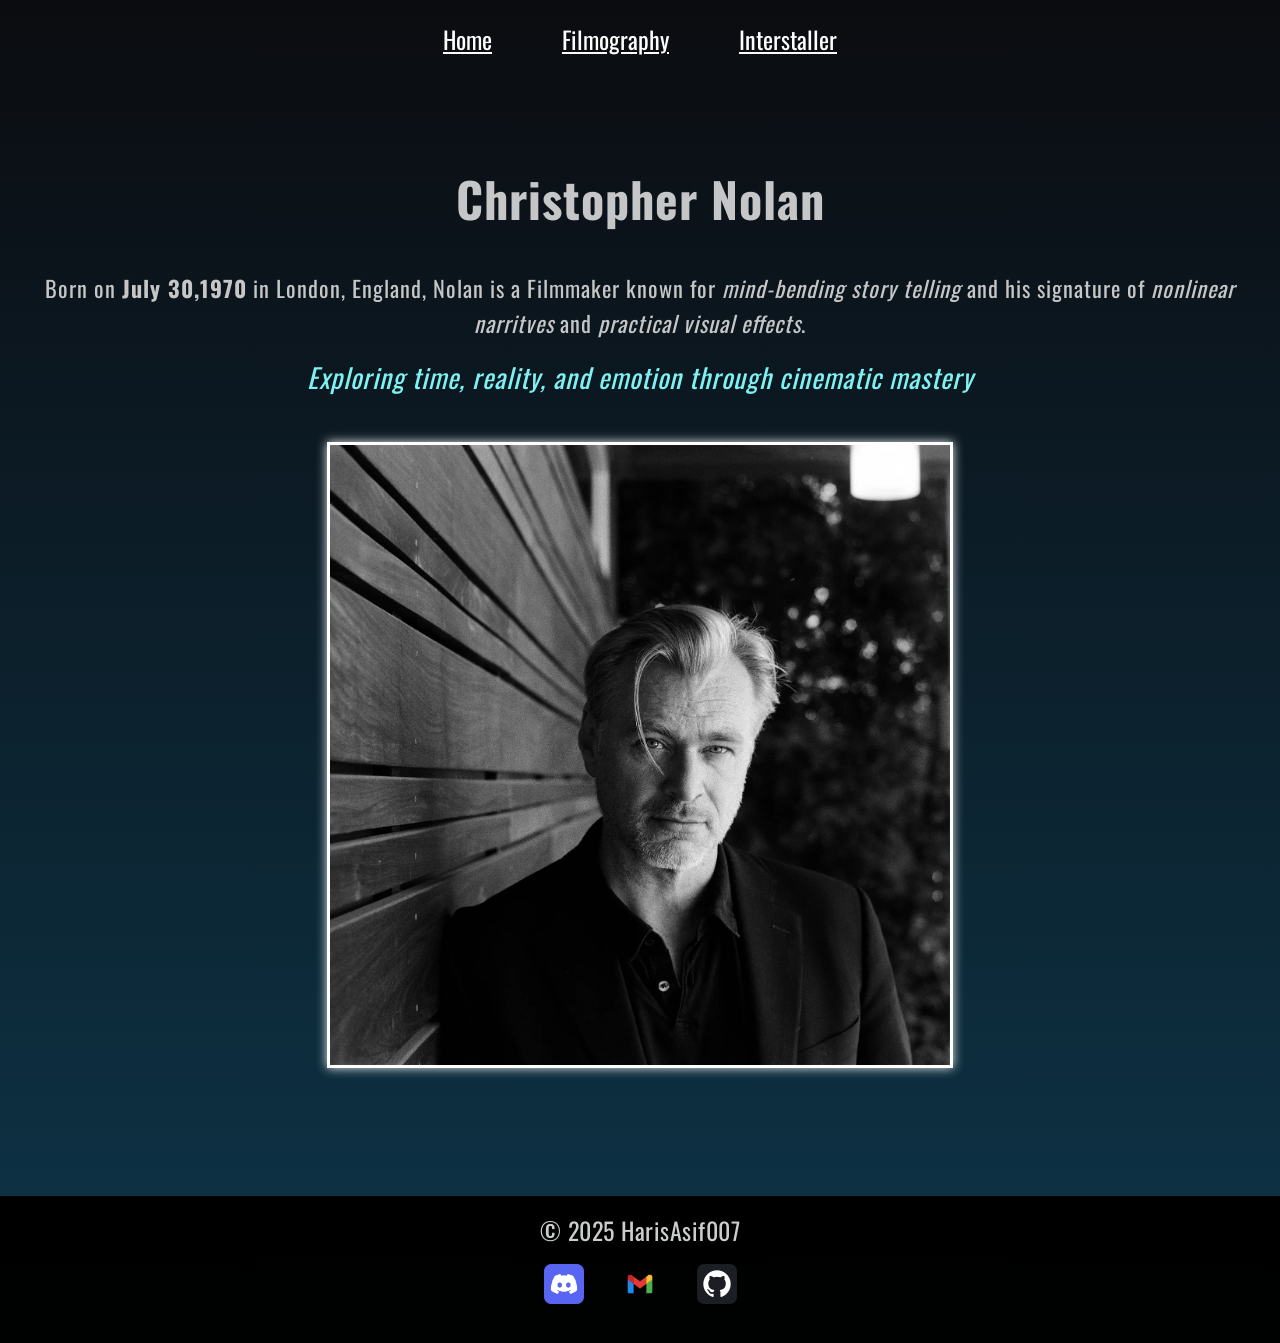
<file: index.html>
<!DOCTYPE html>
<html lang="en">
<head>
    <title>Cristopher Nolan | Home </title>
    <link rel=" icon" href="Icons/Favicon.png" type="image/png">
    <meta charset="UTF-8">
    <meta name="viewport" content="width=device-width, initial-scale=1.0">
    <link rel="preconnect" href="https://fonts.googleapis.com">
    <link rel="preconnect" href="https://fonts.gstatic.com" crossorigin>
    <link href="https://fonts.googleapis.com/css2?family=Oswald:wght@200..700&display=swap" rel="stylesheet">
    <link rel="preconnect" href="https://fonts.googleapis.com">
    <link rel="preconnect" href="https://fonts.gstatic.com" crossorigin>
    <link href="https://fonts.googleapis.com/css2?family=Inter:ital,opsz,wght@0,14..32,100..900;1,14..32,100..900&family=Oswald:wght@200..700&display=swap" rel="stylesheet">
    <link rel="stylesheet" href="style.css">
    
</head>
<body id="home">
    <nav>
        <a href="index.html"> <ins>Home</ins></a>
        <a href="filmography.html"> <ins>Filmography</ins></a>
        <a href="interstellar.html"> <ins>Interstaller</ins></a>
    </nav>
    <header>
        <h1>Christopher Nolan</h1>
        <p>
            Born on <strong>July 30,1970</strong> in London, England, Nolan is a Filmmaker known for
        <em>mind-bending story telling</em> and his signature of <em>nonlinear narritves</em> and 
        <em>practical visual effects</em>. <br>
        <span class="cinematic-line">
            Exploring time, reality, and emotion through cinematic mastery
        </span>
        </p>

        <img src="Images/Chris nolan portrait.jpg" alt=" Christopher Nolan Portrait">
    </header>
    <footer>
        &copy; 2025 HarisAsif007
        <br>
        <a href="https://discord.com/users/haris018442">
            <img src="Images/discord.webp"
             alt="Discord"
             style="width: 40px; margin: 15px;"
             >
        </a>
        <a href="mailto:harris19045@gmail.com">
            <img src="Images/gmail.webp"
             alt="Gmail"
             style="width: 40px; margin: 15px;"
             >
        </a>
        <a href="https://github.com/HarisAsif007">
            <img src="Images/github.webp"
             alt="Github"
             style="width: 40px; margin: 15px; border-radius: 7px;"
             >
        </a>
    </footer>
    



</body>
</html>
</file>
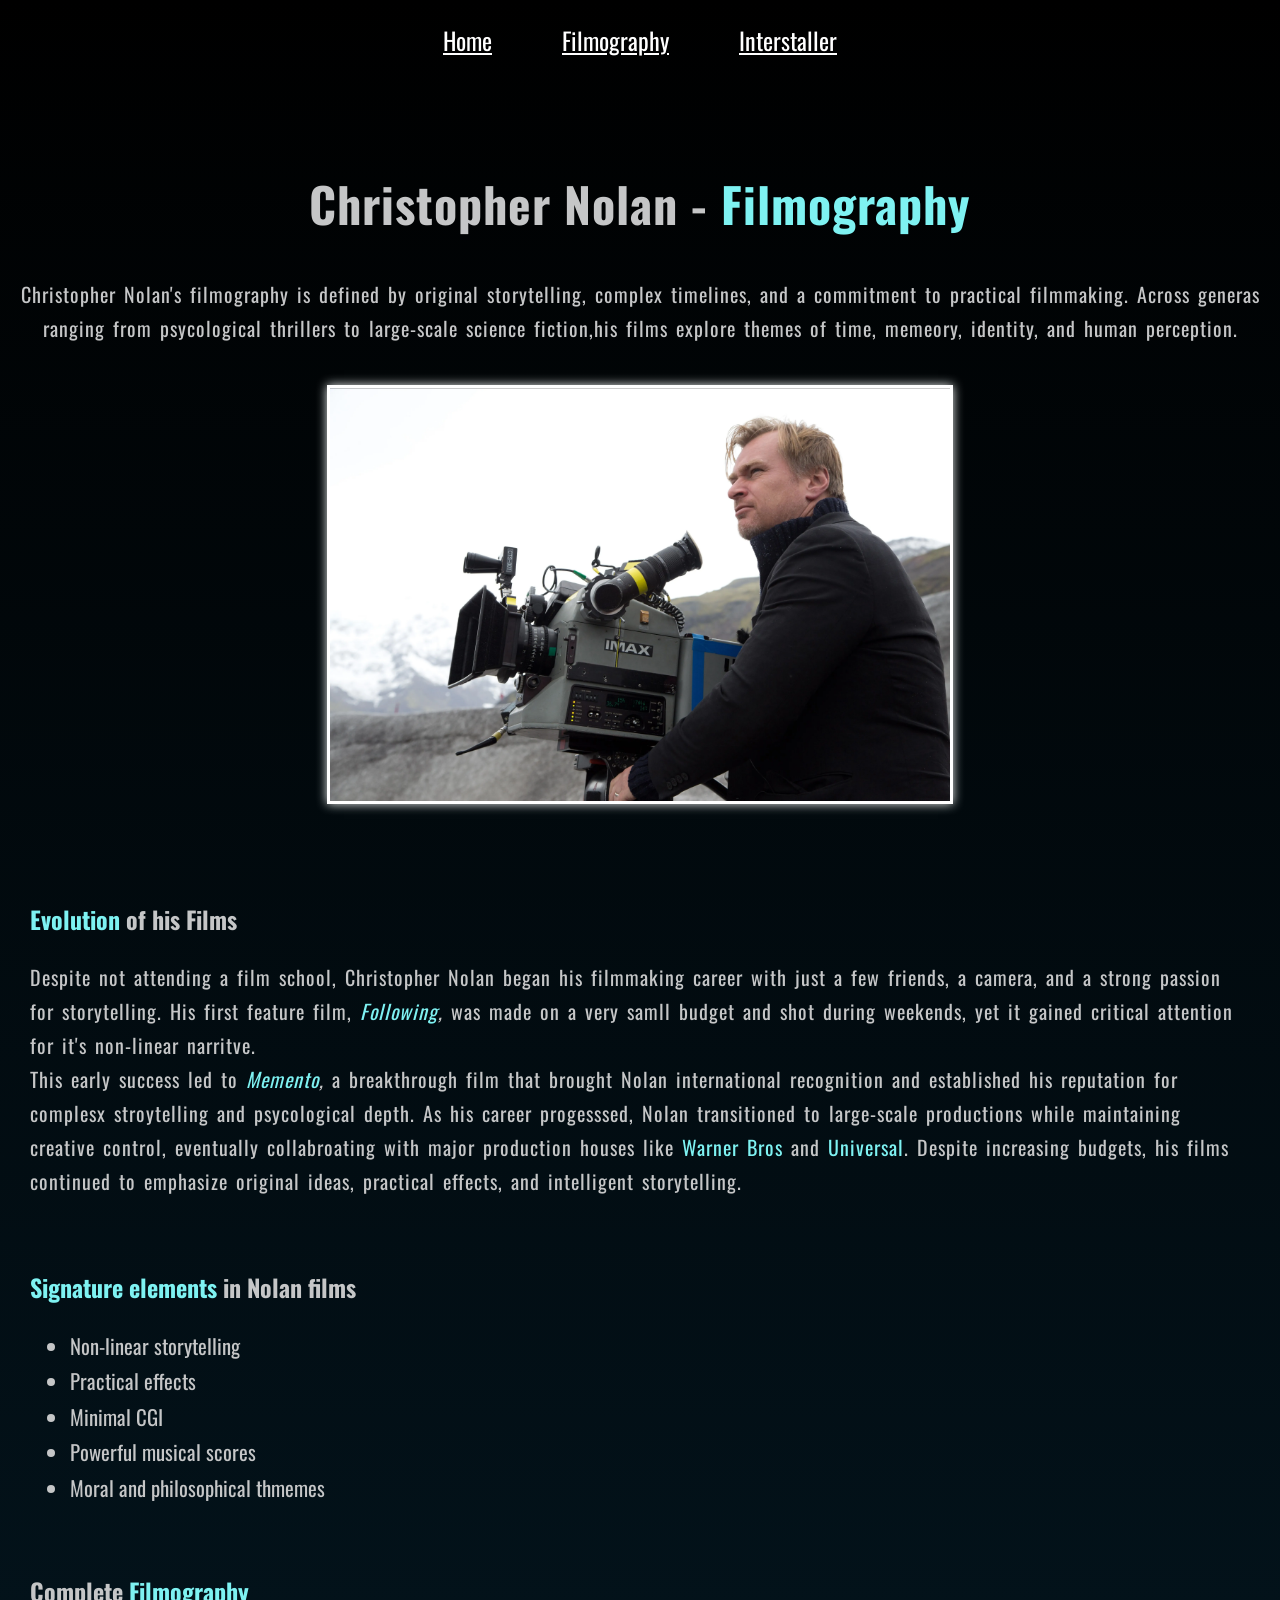
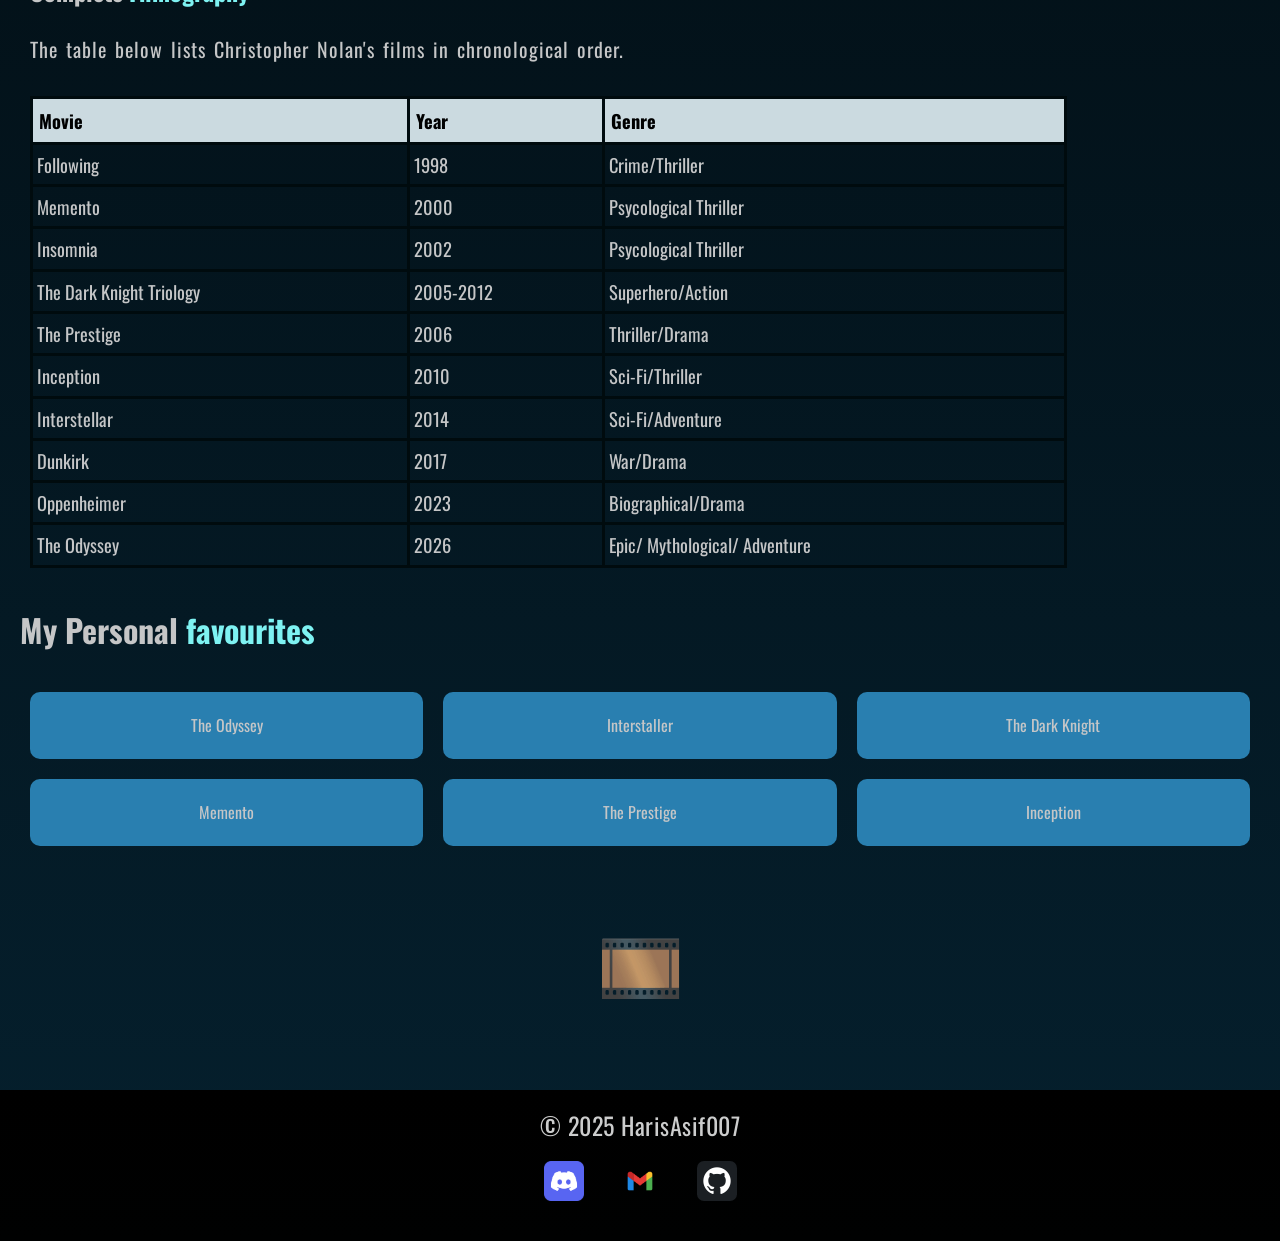
<file: filmography.html>
<!DOCTYPE html>
<html lang="en">
<head>
    <meta charset="UTF-8">
    <meta name="viewport" content="width=device-width, initial-scale=1.0">
    <title>Christopher Nolan | Filmography</title>
    <link rel=" icon" href="Icons/Favicon.png" type="image/png">
    <link rel="preconnect" href="https://fonts.googleapis.com">
    <link rel="preconnect" href="https://fonts.gstatic.com" crossorigin>
    <link href="https://fonts.googleapis.com/css2?family=Oswald:wght@200..700&display=swap" rel="stylesheet">
    <link rel="preconnect" href="https://fonts.googleapis.com">
    <link rel="preconnect" href="https://fonts.gstatic.com" crossorigin>
    <link href="https://fonts.googleapis.com/css2?family=Inter:ital,opsz,wght@0,14..32,100..900;1,14..32,100..900&family=Oswald:wght@200..700&display=swap" rel="stylesheet">
    <link rel="stylesheet" href="style.css">

    
</head>
<body id="filmography">
     <nav>
        <a href="index.html"> <ins>Home</ins></a>
        <a href="filmography.html"> <ins>Filmography</ins></a>
        <a href="interstellar.html"> <ins>Interstaller</ins></a>
    </nav>
    <header>
        <h1>Christopher Nolan - <span>Filmography</span></h1>
        <p>Christopher Nolan's filmography is defined by original storytelling, complex timelines, and a commitment to practical
            filmmaking. Across generas ranging from psycological thrillers to large-scale science fiction,his films explore themes 
            of time, memeory, identity, and human perception.
        </p>
         <img src="Images/Chris-nolan-set.webp" alt="Christopher Nolan on set of Interstellar">
    </header>
    <section>
        <h1><span>Evolution</span> of his Films</h1>
        <p>
            Despite not attending a film school, Christopher Nolan began his filmmaking career with just a few friends,
            a camera, and a strong passion for storytelling. His first feature film, <i><span>Following</span>,</i> was made on a very samll
            budget and shot during weekends, yet it gained critical attention for it's non-linear narritve.
            <br>
            This early success led to <i><span>Memento</span>,</i> a breakthrough film that brought Nolan international recognition and 
            established his reputation for complesx stroytelling and psycological depth. As his career progesssed, Nolan
            transitioned to large-scale productions while maintaining creative control, eventually collabroating with major production houses like
            <span>Warner Bros</span> and <span>Universal</span>.
            Despite increasing budgets, his films continued to emphasize original ideas, practical effects,
            and intelligent storytelling.
        </p>
    </section> 
    <section>
        <h1><Span>Signature elements</Span> in Nolan films</h1>
        <ul>
            <li>Non-linear storytelling</li>
            <li>Practical effects</li>
            <li>Minimal CGI</li>
            <li>Powerful musical scores</li>
            <li>Moral and philosophical thmemes</li>
        </ul>
    </section>   
    <section>
        <h1 >Complete <span>Filmography</span></h1>
        <p>The table below lists Christopher Nolan's films in chronological order.
        </p>
        <table border="1">
            <tr>
                <th>Movie</th>
                <th>Year</th>
                <th>Genre</th>
            </tr>
            <tr>
                <td>Following</td>
                <td>1998</td>
                <td>Crime/Thriller</td>
            </tr>
            <tr>
                <td>Memento</td>
                <td>2000</td>
                <td>Psycological Thriller</td>
            </tr>
            <tr>
                <td>Insomnia</td>
                <td>2002</td>
                <td>Psycological Thriller</td>
            </tr>
            <tr>
                <td>The Dark Knight Triology</td>
                <td>2005-2012</td>
                <td>Superhero/Action</td>
            </tr>
            <tr>
                <td>The Prestige</td>
                <td>2006</td>
                <Td>Thriller/Drama</Td>
            </tr>
            <tr>
                <td>Inception</td>
                <td>2010</td>
                <td>Sci-Fi/Thriller</td>
            </tr>
            <tr>
                <td>Interstellar</td>
                <td>2014</td>
                <td>Sci-Fi/Adventure</td>
            </tr>
            <tr>
                <td>Dunkirk</td>
                <td>2017</td>
                <td>War/Drama</td>
            </tr>
            <tr>
                <td>Oppenheimer</td>
                <td>2023</td>
                <td> Biographical/Drama</td>
            </tr>
            <tr>
                <td>The Odyssey</td>
                <td>2026</td>
                <td>Epic/ Mythological/ Adventure</td>
            </tr>
        </table>
    </section>
    
    <h1 class="favourites"> My Personal <span>favourites</span></h1> 
    <section class="movies">
            <div class="movie">The Odyssey</div>
            <div class="movie">Interstaller</div>
            <div class="movie">The Dark Knight</div>
            <div class="movie">Memento</div>
            <div class="movie">The Prestige</div>
            <div class="movie">Inception</div>
        </section>
        <div class="reel">🎞️</div>
     <footer>
       &copy; 2025 HarisAsif007
       <br>
        <a href="https://discord.com/users/haris018442">
            <img src="Images/discord.webp"
             alt="Discord"
             style="width: 40px; margin: 15px;"
             >
        </a>
        <a href="mailto:harris19045@gmail.com">
            <img src="Images/gmail.webp"
             alt="Gmail"
             style="width: 40px; margin: 15px;"
             >
        </a>
        <a href="https://github.com/HarisAsif007">
            <img src="Images/github.webp"
             alt="Github"
             style="width: 40px; margin: 15px;border-radius: 7px;"
             >
        </a>
    </footer>
    
</body>
</html>
</file>
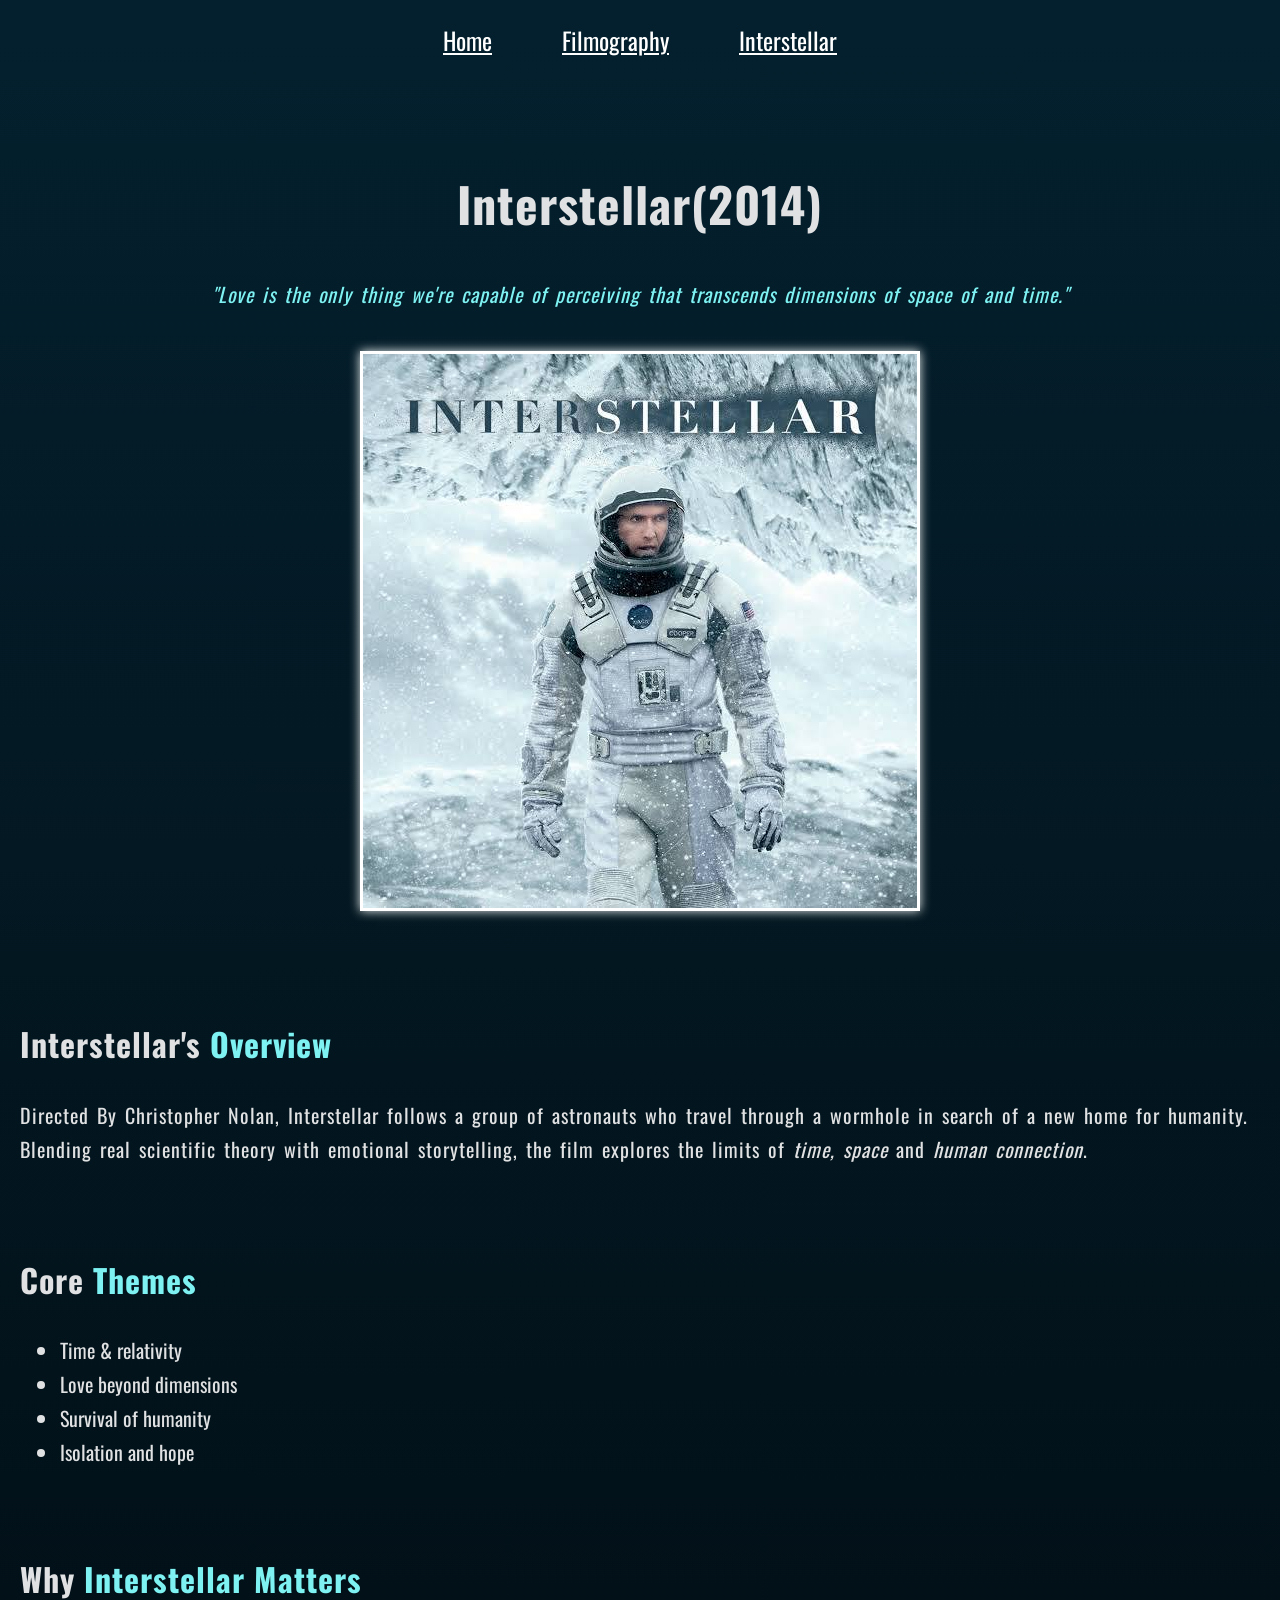
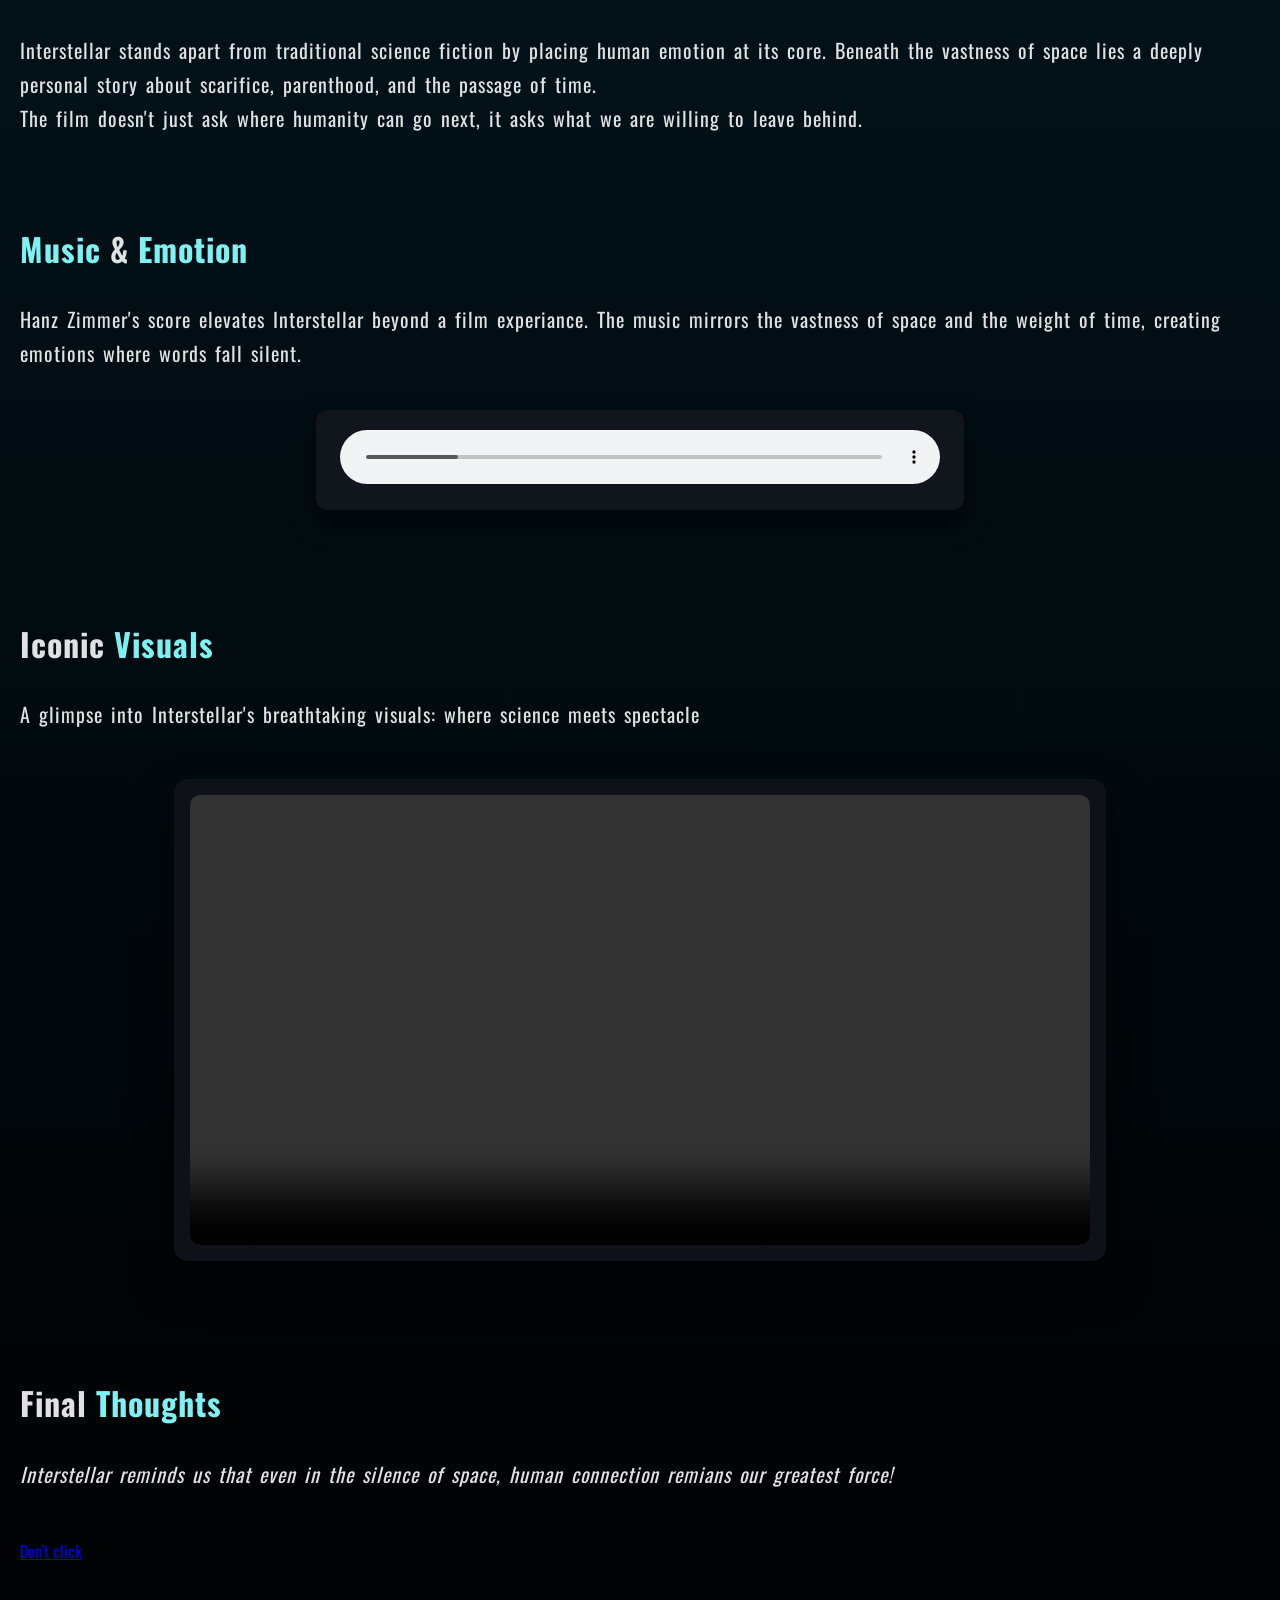
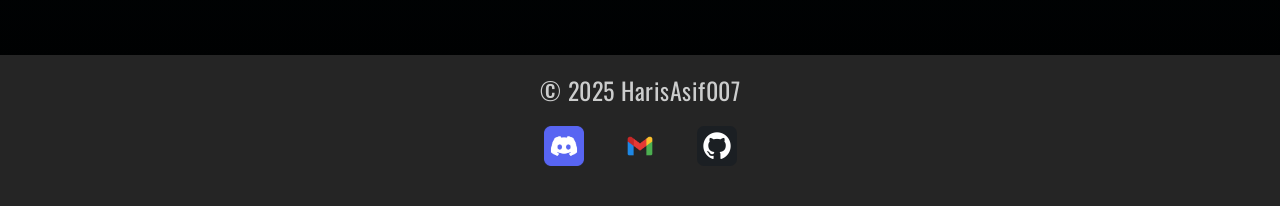
<file: interstellar.html>
<!DOCTYPE html>
<html lang="en">
<head>
    <meta charset="UTF-8">
    <meta name="viewport" content="width=device-width, initial-scale=1.0">
    <title> Christopher Nolan | Interstallar</title>
    <link rel=" icon" href="Icons/Favicon.png" type="image/png">
    <link rel="preconnect" href="https://fonts.googleapis.com">
    <link rel="preconnect" href="https://fonts.gstatic.com" crossorigin>
    <link href="https://fonts.googleapis.com/css2?family=Oswald:wght@200..700&display=swap" rel="stylesheet">
    <link rel="preconnect" href="https://fonts.googleapis.com">
    <link rel="preconnect" href="https://fonts.gstatic.com" crossorigin>
    <link href="https://fonts.googleapis.com/css2?family=Inter:ital,opsz,wght@0,14..32,100..900;1,14..32,100..900&family=Oswald:wght@200..700&display=swap" rel="stylesheet">
    <link rel="stylesheet" href="style.css">
    
</head>

<body id="interstellar">
    <nav>
        <a href="index.html"> <ins>Home</ins></a>
        <a href="filmography.html"> <ins>Filmography</ins></a>
        <a href="interstellar.html"> <ins>Interstellar</ins></a>
    </nav>
    <header>
        <h1>Interstellar(2014)</h1>
        <p>
            <span><i>"Love is the only thing we're capable of perceiving  that transcends dimensions of space of and time."</i></span>
        </p>
        <img src="Images/Intersteller-poster.jpg" alt="Interstallar-Poster">
    </header>

    <section>
        <h2>Interstellar's <span>Overview</span></h2>
        <p>
            Directed By Christopher Nolan, Interstellar follows a group of astronauts who travel through a wormhole in search 
            of a new home for humanity. Blending real scientific theory with emotional storytelling, the film explores the limits
            of <i>time, space</i> and <i>human connection</i>.
        </p>
    </section>

    <section>
        <h2>Core <span>Themes</span></h2>
        <ul>
            <li>Time & relativity</li>
            <li>Love beyond dimensions</li>
            <li>Survival of humanity</li>
            <li>Isolation and hope</li>
        </ul>
    </section>

    <section>
        <h2>Why <span>Interstellar Matters</span></h2>
        <p>
            Interstellar stands apart from traditional science fiction by placing human emotion at its core. Beneath the vastness of space lies a deeply
            personal story about scarifice, parenthood, and the passage of time.
            <br>
            The film doesn't just ask where humanity can go next, it asks what we are willing to leave behind.
        </p>
    </section>

    <section>
        <h2><span>Music</span> & <span>Emotion</span></h2>
        <p>
            Hanz Zimmer's score elevates Interstellar beyond a film experiance. The music mirrors the vastness of space and the weight of
            time, creating emotions where words fall silent.
        </p>
        <div class="audio-box">
         <audio controls>
            <source src="Audio/Interstellar-theme.mp3">
        </audio>
        </div>
    </section>

    <section>
        <h2>Iconic <span>Visuals</span></h2>
        <p>
            A glimpse into Interstellar's breathtaking visuals: where science meets spectacle
        </p>
        <div class="video-frame">
        <video controls width="600" muted>
            <source src="Videos/interstellar-visuals.mp4">
        </video>
        </div>
    </section>
    <section>
        <h2>Final <span>Thoughts</span></h2>
        <p>
            <i>Interstellar reminds us that even in the silence of space, human connection remians our greatest force!</i>
        </p>
        <br>
        <a href="404.html">Don't click</a>

    </section>

     <footer>
        &copy; 2025 HarisAsif007
        <br>
         <a href="https://discord.com/users/haris018442">
            <img src="Images/discord.webp"
             alt="Discord"
             style="width: 40px; margin: 15px;"
             >
        </a>
        <a href="mailto:harris19045@gmail.com">
            <img src="Images/gmail.webp"
             alt="Gmail"
             style="width: 40px; margin: 15px;"
             >
        </a>
        <a href="https://github.com/HarisAsif007">
            <img src="Images/github.webp"
             alt="Github"
             style="width: 40px; margin: 15px;border-radius: 7px;"
             >
        </a>
    </footer>
    
</body>
</html>
</file>
<file: style.css>
body#home{
    background: linear-gradient(to bottom, #0b0c10, #0d3549);
    color: #c5c6c7;
    font-family: Inter;
    line-height: 1.6;
    margin: 0;
    padding: 0;
}
h1,h2{
    font-family: Oswald;
}
header{
    font-size: 1.5rem;
    letter-spacing: 1px;
    font-family: Oswald;
    text-align: center;
    padding: 50px 20px;
}
header p{
    font-size: 1.4rem;
}
header img{
    max-width: 50%;
    border: 3px solid #ffffff;
    box-shadow: 0 0 10px rgb(233, 237, 236);
    margin-top: 20px;
}
.cinematic-line{
    display:block ;
    font-style: italic;
    font-size: 1.2em;
    color: #7ef2f2;
    margin-top: 15px;
}
nav{
    display: flex;
    justify-content: center;
    gap: 70px;
    padding: 20px 0;
}
nav a{
    font-family: Oswald;
    color: #ffffff;
    text-decoration: none;
    font-size: 1.5rem;
    position: relative;
}
nav a:hover{
    color: #65d1fcd4;
    }
footer{
    margin-top: 70px;
    text-align: center;
    padding: 15px;
    background-color:#0b0c10;
    color: #cccdcd;
    font-size: 1.5rem;
    letter-spacing: 0.5px;
    font-family: Oswald;
    background: linear-gradient(to bottom, #000000, #000101);
}

footer a {
    text-decoration: none;
    border: none;
    margin-bottom: 20px;
}


body#filmography{
    background: linear-gradient(to bottom, #000000,#05202e);
    color: #c5c6c7;
    font-family: Oswald ;
    line-height: 1.7;
    margin: 0 auto;
    padding: 0 0;
}
#filmography section{
    padding: 15px 30px;
}
#filmography span{
    color: #7ef2f2;
}
#filmography p{
    font-size: 1.25rem;
    letter-spacing: 1px;
    word-spacing: 2px;
}
#filmography li{
    font-size: 1.3rem;
}
table {
    width: 85%;
    border-collapse: collapse;
    margin-top: 30px;
    border: 3.5px solid #000101;
}
th{
    background-color: #cbdae0;
    color: #000000;
    padding: 6px;
    text-align: left;
}
td{
    padding: 4px;
}
tr:hover{
    background-color: #000000;
}
th,td{
    border: 3px solid #000b0e;
    font-size: 1.15rem;
}
tr.Upcoming{
    text-align: center;
    font-weight: bold;
}
body#interstellar{
    background: linear-gradient(to bottom,#04202e, #000000);
    color: #e0e1e2;
    font-family: Oswald ;
    line-height: 1.7;
    margin: 0 auto;
    padding: 0 0;
}
#interstellar footer{
    background: rgb(37, 37, 37) !important;
}
#interstellar span{
    color: #7ef2f2;
}
#interstellar p{
    font-size: 1.25rem;
    letter-spacing: 1px;
    word-spacing: 2px;
}
#interstellar h2{
    font-family: Oswald;
    font-size: 2rem;
    letter-spacing: 1px;
    padding-bottom: 0;
}
#interstellar section{
    padding: 20px;
}
#interstellar li{
    font-size: 1.25rem;
}
#interstellar .video-frame{
    max-width: 900px;
    margin: 3rem auto;
    padding: 1rem;
    background: #0e1117;
    border-radius: 14px;
    box-shadow: 0 20px 40px rgba(0,0,0,0.6);
}
#interstellar video{
    width: 100%;
    border-radius: 10px;
    display: block;
}
#interstellar .audio-box{
    max-width: 600px;
    margin: 2.5rem auto;
    padding: 1.2rem 1.5rem;
    background: #11151c;
    border-radius: 12px;
    box-shadow: 0 12px 25px rgba(0,0,0,0.5)
}
#interstellar audio{
    width: 100%;
}

body#page404{
    background-color: #0b0e14;
    color: #f5f5f5;
    font-family: Oswald;
    text-align: center;
    padding: 8rem 1rem;
}
#page404 h1{
    font-size: 6rem;
    margin-bottom: 1rem;
    color: #e63946;

}
#page404 p{
    font-size: 1.5rem;
    margin-bottom: 2rem;
}
#page404 a{
    color: #f5f5f5;
    text-decoration: none;
    border: 2px solid #f5f5f5;
    padding: 0.5rem 1rem;
    border-radius: 8px;
    transition:0.3s ;
}
#page404 a:hover{
    background-color: #f5f5f5;
    color: #0b0e14;
}
.movies {
    display: grid;
    grid-template-columns:repeat(3,1fr);
    gap: 20px;
    padding: 20px;
    padding-top: 30px;
}
.movie{
    background: rgb(41, 127, 176);
    padding: 20px;
    border-radius: 10px;
    text-align: center;
}
.reel{
    font-size: 70px;
    text-align: center;
    margin-top: 40px;
    animation: spin 4s linear infinite;
}
.favourites {
    margin: 20px;
}
@keyframes spin{
    from{
        transform: rotate(0deg);
    }
    to{
        transform: rotate(360deg);
    }
}
@media(max-width:500px){
    .movies{
        grid-template-columns: 1fr;
    }
}
@media(max-width:800px){
    .movies{
        grid-template-columns:repeat(2,1fr);
    }
}
</file>
